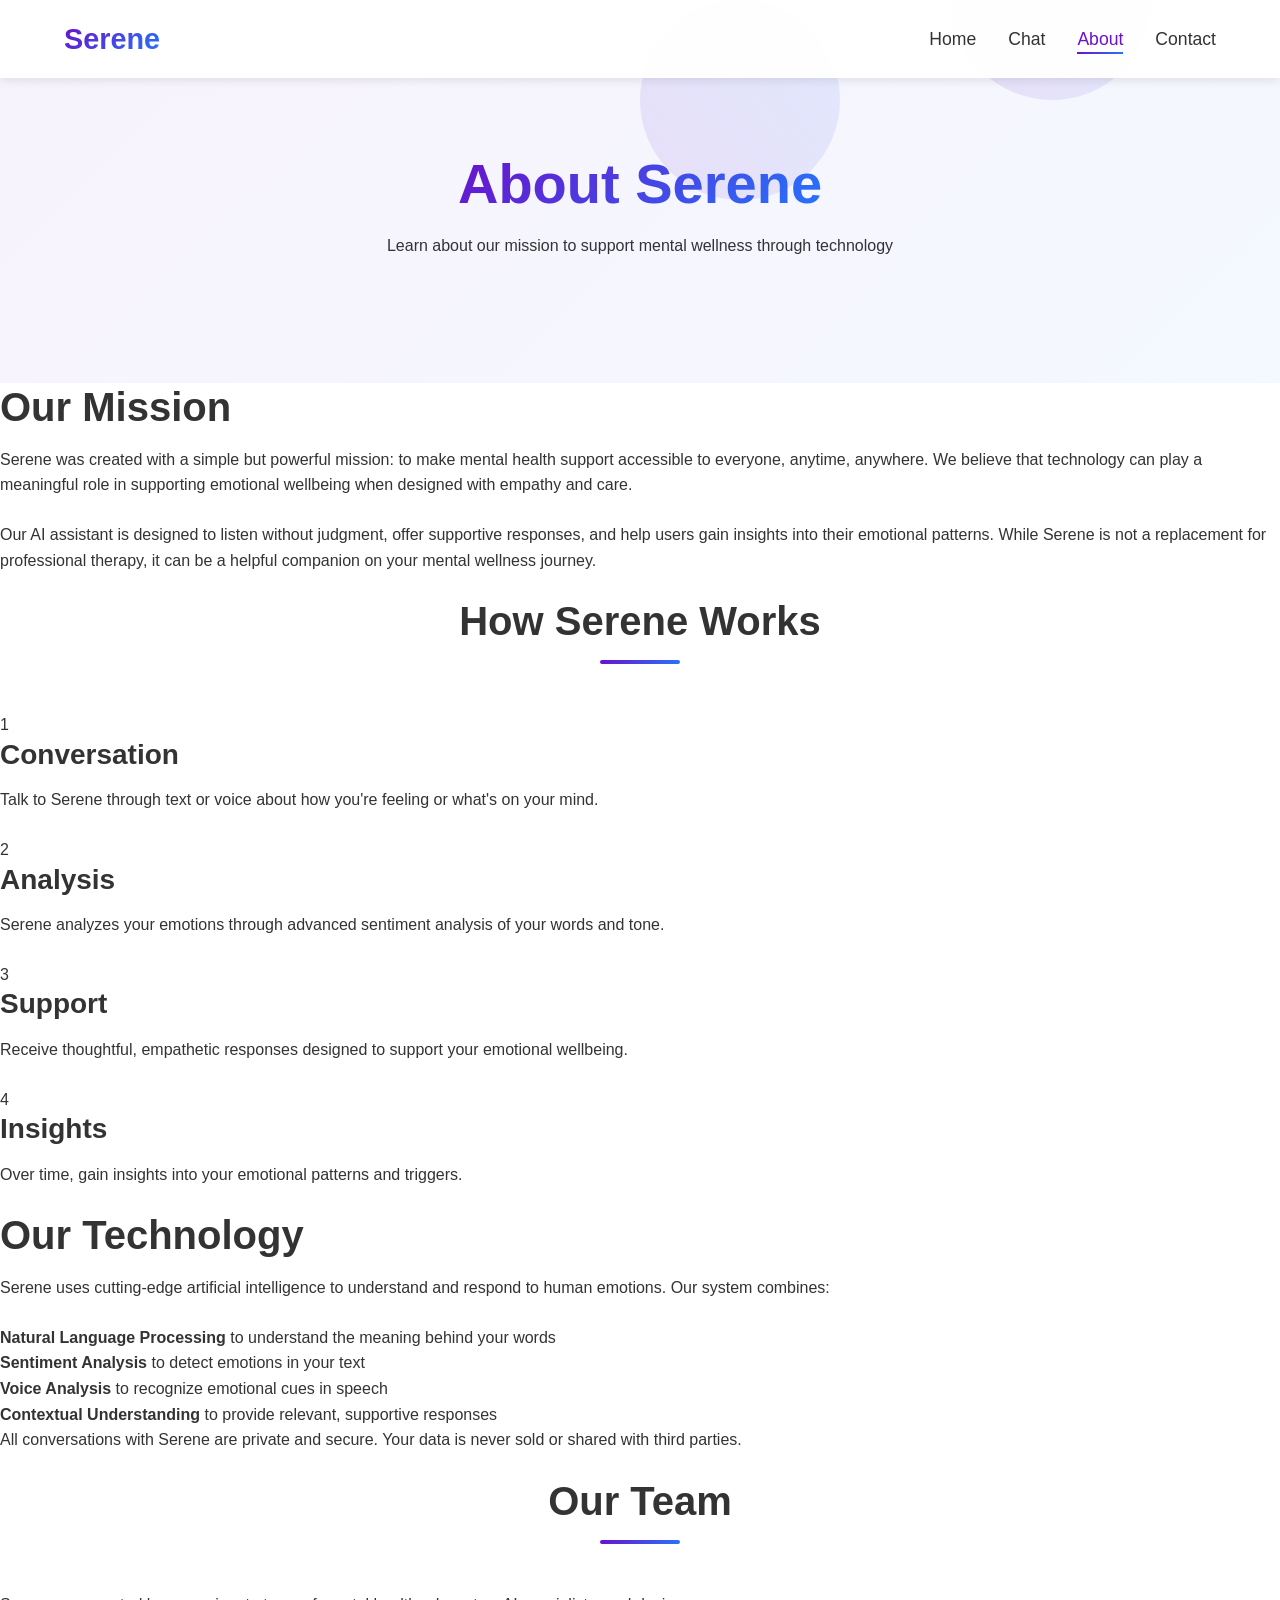
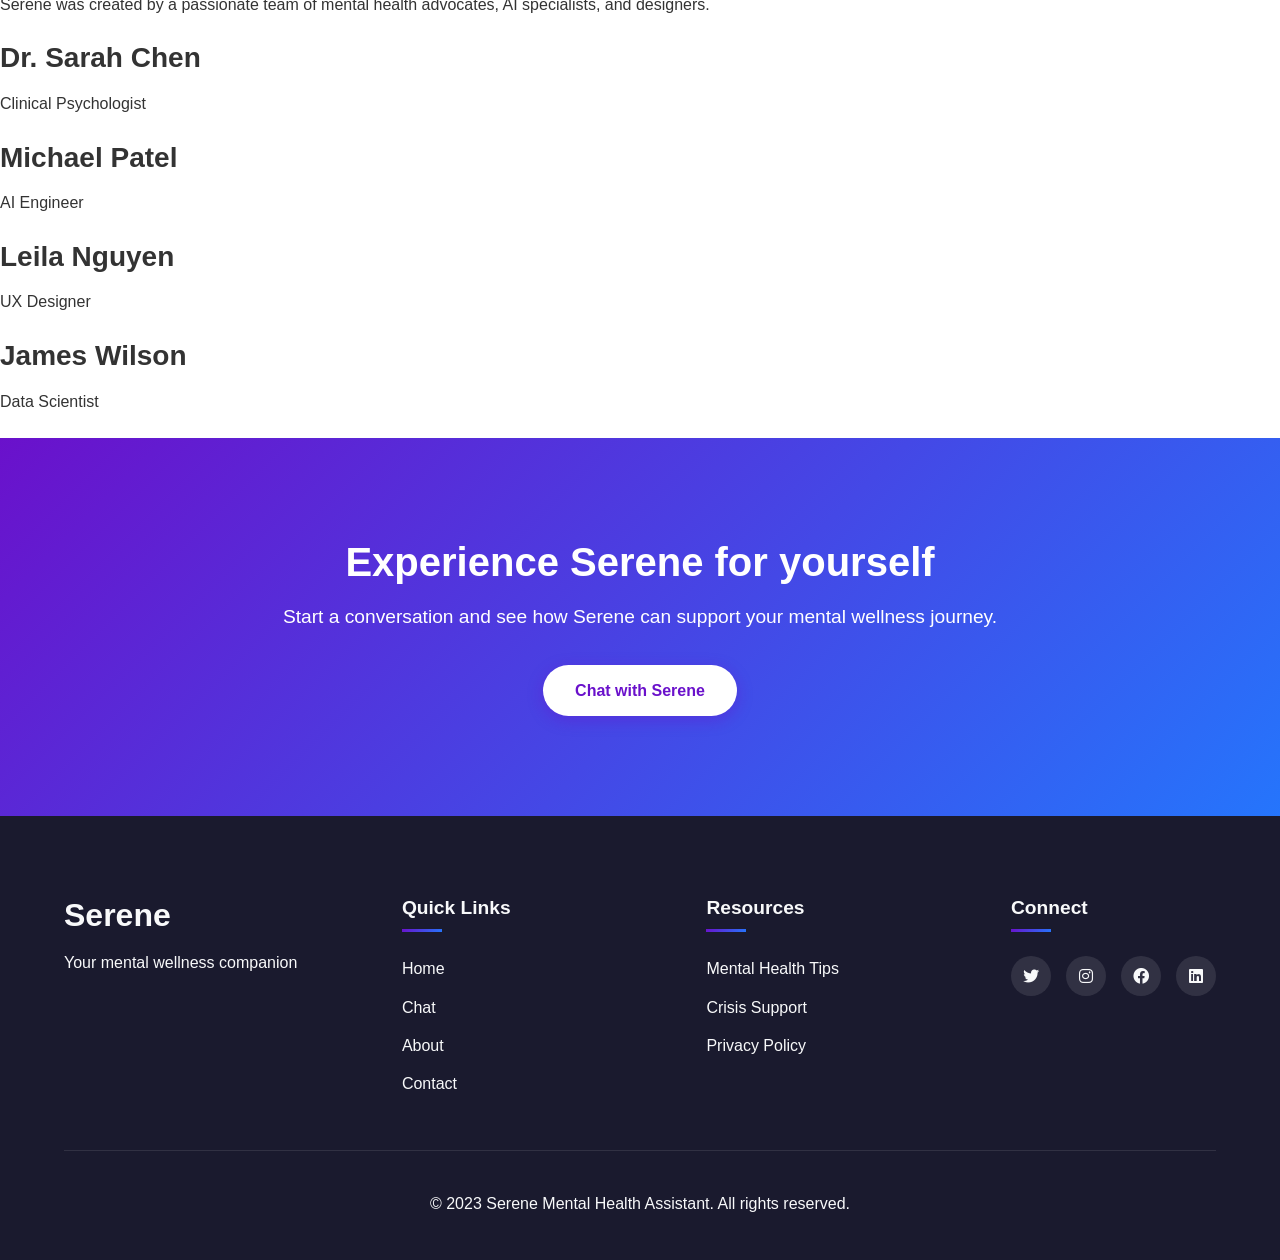
<file: frontend/about.html>
<!DOCTYPE html>
<html lang="en">
<head>
    <meta charset="UTF-8">
    <meta name="viewport" content="width=device-width, initial-scale=1.0">
    <title>About Serene - Mental Health Assistant</title>
    <link rel="stylesheet" href="./css/styles.css">
    <link rel="stylesheet" href="./css/animations.css">
    <link rel="stylesheet" href="https://cdnjs.cloudflare.com/ajax/libs/font-awesome/6.0.0-beta3/css/all.min.css">
</head>
<body>
    <nav class="navbar">
        <div class="nav-container">
            <div class="logo">
                <a href="index.html">Serene</a>
            </div>
            <ul class="nav-links">
                <li><a href="index.html">Home</a></li>
                <li><a href="chat.html">Chat</a></li>
                <li><a href="about.html" class="active">About</a></li>
                <li><a href="contact.html">Contact</a></li>
            </ul>
            <div class="burger">
                <div class="line1"></div>
                <div class="line2"></div>
                <div class="line3"></div>
            </div>
        </div>
    </nav>

    <header class="page-header">
        <div class="header-content">
            <h1 class="gradient-text">About Serene</h1>
            <p>Learn about our mission to support mental wellness through technology</p>
        </div>
        <div class="header-visual">
            <div class="floating-shapes"></div>
        </div>
    </header>

    <section class="about-mission">
        <div class="section-container">
            <div class="mission-content">
                <h2>Our Mission</h2>
                <p>Serene was created with a simple but powerful mission: to make mental health support accessible to everyone, anytime, anywhere. We believe that technology can play a meaningful role in supporting emotional wellbeing when designed with empathy and care.</p>
                <p>Our AI assistant is designed to listen without judgment, offer supportive responses, and help users gain insights into their emotional patterns. While Serene is not a replacement for professional therapy, it can be a helpful companion on your mental wellness journey.</p>
            </div>
            <div class="mission-visual">
                <div class="pulse-sphere"></div>
            </div>
        </div>
    </section>

    <section class="about-how-it-works">
        <h2 class="section-title">How Serene Works</h2>
        <div class="steps-container">
            <div class="step-card">
                <div class="step-number">1</div>
                <h3>Conversation</h3>
                <p>Talk to Serene through text or voice about how you're feeling or what's on your mind.</p>
            </div>
            <div class="step-card">
                <div class="step-number">2</div>
                <h3>Analysis</h3>
                <p>Serene analyzes your emotions through advanced sentiment analysis of your words and tone.</p>
            </div>
            <div class="step-card">
                <div class="step-number">3</div>
                <h3>Support</h3>
                <p>Receive thoughtful, empathetic responses designed to support your emotional wellbeing.</p>
            </div>
            <div class="step-card">
                <div class="step-number">4</div>
                <h3>Insights</h3>
                <p>Over time, gain insights into your emotional patterns and triggers.</p>
            </div>
        </div>
    </section>

    <section class="about-technology">
        <div class="section-container reversed">
            <div class="technology-visual">
                <div id="tech-animation"></div>
            </div>
            <div class="technology-content">
                <h2>Our Technology</h2>
                <p>Serene uses cutting-edge artificial intelligence to understand and respond to human emotions. Our system combines:</p>
                <ul>
                    <li><strong>Natural Language Processing</strong> to understand the meaning behind your words</li>
                    <li><strong>Sentiment Analysis</strong> to detect emotions in your text</li>
                    <li><strong>Voice Analysis</strong> to recognize emotional cues in speech</li>
                    <li><strong>Contextual Understanding</strong> to provide relevant, supportive responses</li>
                </ul>
                <p>All conversations with Serene are private and secure. Your data is never sold or shared with third parties.</p>
            </div>
        </div>
    </section>

    <section class="about-team">
        <h2 class="section-title">Our Team</h2>
        <p class="section-subtitle">Serene was created by a passionate team of mental health advocates, AI specialists, and designers.</p>
        <div class="team-grid">
            <div class="team-member">
                <div class="member-photo"></div>
                <h3>Dr. Sarah Chen</h3>
                <p>Clinical Psychologist</p>
            </div>
            <div class="team-member">
                <div class="member-photo"></div>
                <h3>Michael Patel</h3>
                <p>AI Engineer</p>
            </div>
            <div class="team-member">
                <div class="member-photo"></div>
                <h3>Leila Nguyen</h3>
                <p>UX Designer</p>
            </div>
            <div class="team-member">
                <div class="member-photo"></div>
                <h3>James Wilson</h3>
                <p>Data Scientist</p>
            </div>
        </div>
    </section>

    <section class="cta-section">
        <div class="cta-content">
            <h2>Experience Serene for yourself</h2>
            <p>Start a conversation and see how Serene can support your mental wellness journey.</p>
            <a href="chat.html" class="btn btn-primary">Chat with Serene</a>
        </div>
    </section>

    <footer>
        <div class="footer-container">
            <div class="footer-logo">
                <h3>Serene</h3>
                <p>Your mental wellness companion</p>
            </div>
            <div class="footer-links">
                <h4>Quick Links</h4>
                <ul>
                    <li><a href="index.html">Home</a></li>
                    <li><a href="chat.html">Chat</a></li>
                    <li><a href="about.html">About</a></li>
                    <li><a href="contact.html">Contact</a></li>
                </ul>
            </div>
            <div class="footer-resources">
                <h4>Resources</h4>
                <ul>
                    <li><a href="#">Mental Health Tips</a></li>
                    <li><a href="#">Crisis Support</a></li>
                    <li><a href="#">Privacy Policy</a></li>
                </ul>
            </div>
            <div class="footer-social">
                <h4>Connect</h4>
                <div class="social-icons">
                    <a href="#"><i class="fab fa-twitter"></i></a>
                    <a href="#"><i class="fab fa-instagram"></i></a>
                    <a href="#"><i class="fab fa-facebook"></i></a>
                    <a href="#"><i class="fab fa-linkedin"></i></a>
                </div>
            </div>
        </div>
        <div class="footer-bottom">
            <p>&copy; 2023 Serene Mental Health Assistant. All rights reserved.</p>
        </div>
    </footer>

    <script src="./js/main.js"></script>
    <script src="./js/animations.js"></script>
</body>
</html>
</file>
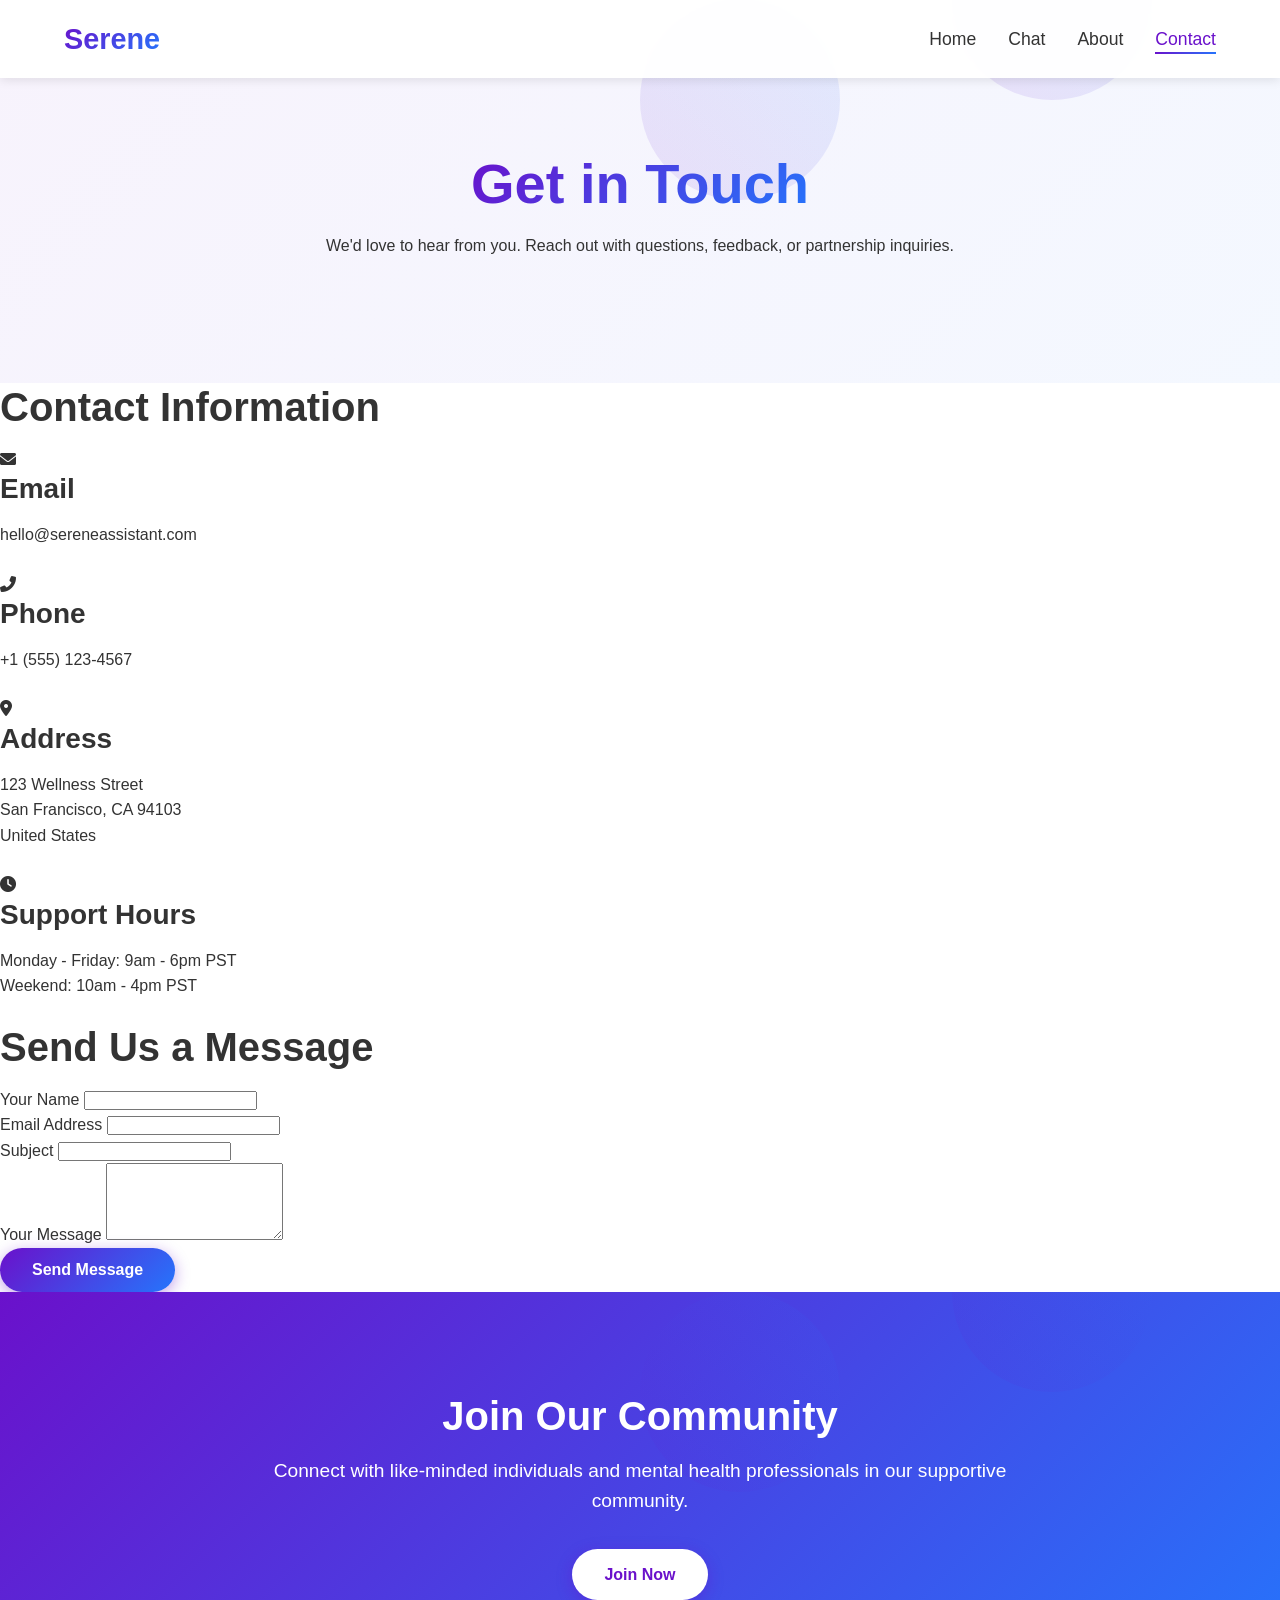
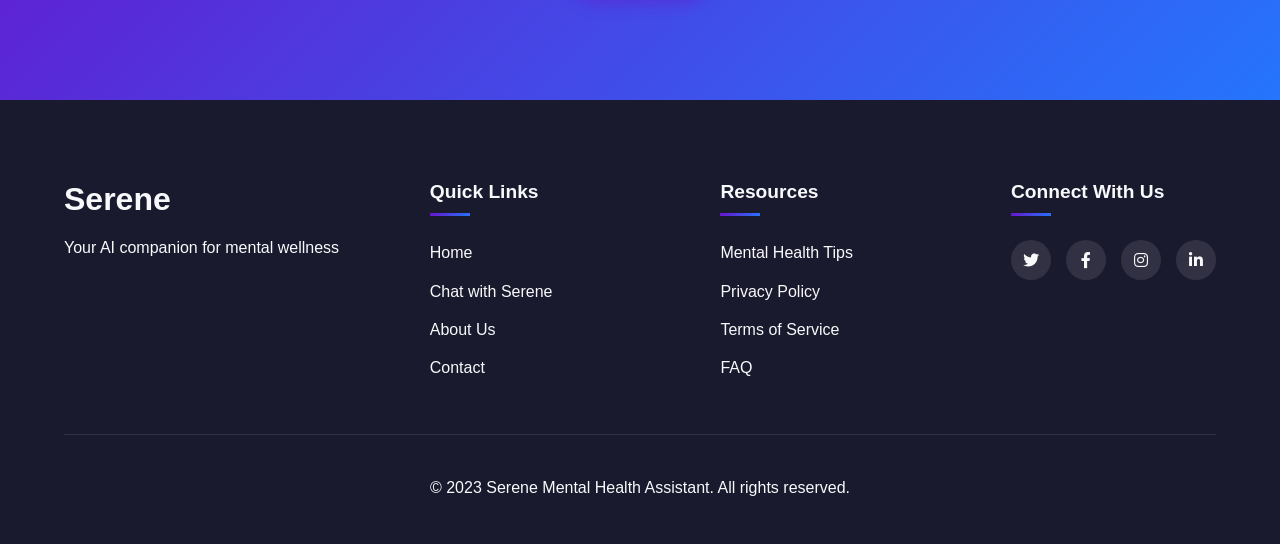
<file: frontend/contact.html>
<!DOCTYPE html>
<html lang="en">
<head>
    <meta charset="UTF-8">
    <meta name="viewport" content="width=device-width, initial-scale=1.0">
    <title>Contact Us - Serene Mental Health Assistant</title>
    <link rel="stylesheet" href="./css/styles.css">
    <link rel="stylesheet" href="./css/animations.css">
    <link rel="stylesheet" href="https://cdnjs.cloudflare.com/ajax/libs/font-awesome/6.0.0-beta3/css/all.min.css">
</head>
<body>
    <nav class="navbar">
        <div class="nav-container">
            <div class="logo">
                <a href="index.html">Serene</a>
            </div>
            <ul class="nav-links">
                <li><a href="index.html">Home</a></li>
                <li><a href="chat.html">Chat</a></li>
                <li><a href="about.html">About</a></li>
                <li><a href="contact.html" class="active">Contact</a></li>
            </ul>
            <div class="burger">
                <div class="line1"></div>
                <div class="line2"></div>
                <div class="line3"></div>
            </div>
        </div>
    </nav>

    <header class="page-header">
        <div class="header-content">
            <h1 class="gradient-text">Get in Touch</h1>
            <p>We'd love to hear from you. Reach out with questions, feedback, or partnership inquiries.</p>
        </div>
        <div class="header-visual">
            <div class="floating-shapes"></div>
        </div>
    </header>

    <section class="contact-section">
        <div class="contact-container">
            <div class="contact-info">
                <h2>Contact Information</h2>
                <div class="info-item">
                    <div class="info-icon">
                        <i class="fas fa-envelope"></i>
                    </div>
                    <div class="info-content">
                        <h3>Email</h3>
                        <p>hello@sereneassistant.com</p>
                    </div>
                </div>
                <div class="info-item">
                    <div class="info-icon">
                        <i class="fas fa-phone-alt"></i>
                    </div>
                    <div class="info-content">
                        <h3>Phone</h3>
                        <p>+1 (555) 123-4567</p>
                    </div>
                </div>
                <div class="info-item">
                    <div class="info-icon">
                        <i class="fas fa-map-marker-alt"></i>
                    </div>
                    <div class="info-content">
                        <h3>Address</h3>
                        <p>123 Wellness Street<br>San Francisco, CA 94103<br>United States</p>
                    </div>
                </div>
                <div class="info-item">
                    <div class="info-icon">
                        <i class="fas fa-clock"></i>
                    </div>
                    <div class="info-content">
                        <h3>Support Hours</h3>
                        <p>Monday - Friday: 9am - 6pm PST<br>Weekend: 10am - 4pm PST</p>
                    </div>
                </div>
            </div>
            <div class="contact-form">
                <h2>Send Us a Message</h2>
                <form id="contactForm">
                    <div class="form-group">
                        <label for="name">Your Name</label>
                        <input type="text" id="name" name="name" class="form-control" required>
                    </div>
                    <div class="form-group">
                        <label for="email">Email Address</label>
                        <input type="email" id="email" name="email" class="form-control" required>
                    </div>
                    <div class="form-group">
                        <label for="subject">Subject</label>
                        <input type="text" id="subject" name="subject" class="form-control" required>
                    </div>
                    <div class="form-group">
                        <label for="message">Your Message</label>
                        <textarea id="message" name="message" class="form-control" rows="5" required></textarea>
                    </div>
                    <button type="submit" class="btn btn-primary">Send Message</button>
                </form>
            </div>
        </div>
    </section>

    <section class="cta-section">
        <div class="cta-content">
            <h2>Join Our Community</h2>
            <p>Connect with like-minded individuals and mental health professionals in our supportive community.</p>
            <a href="#" class="btn btn-primary">Join Now</a>
        </div>
        <div class="cta-visual">
            <div class="floating-shapes"></div>
        </div>
    </section>

    <footer>
        <div class="footer-container">
            <div class="footer-logo">
                <h3>Serene</h3>
                <p>Your AI companion for mental wellness</p>
            </div>
            <div class="footer-links">
                <h4>Quick Links</h4>
                <ul>
                    <li><a href="index.html">Home</a></li>
                    <li><a href="chat.html">Chat with Serene</a></li>
                    <li><a href="about.html">About Us</a></li>
                    <li><a href="contact.html">Contact</a></li>
                </ul>
            </div>
            <div class="footer-resources">
                <h4>Resources</h4>
                <ul>
                    <li><a href="#">Mental Health Tips</a></li>
                    <li><a href="#">Privacy Policy</a></li>
                    <li><a href="#">Terms of Service</a></li>
                    <li><a href="#">FAQ</a></li>
                </ul>
            </div>
            <div class="footer-social">
                <h4>Connect With Us</h4>
                <div class="social-icons">
                    <a href="#"><i class="fab fa-twitter"></i></a>
                    <a href="#"><i class="fab fa-facebook-f"></i></a>
                    <a href="#"><i class="fab fa-instagram"></i></a>
                    <a href="#"><i class="fab fa-linkedin-in"></i></a>
                </div>
            </div>
        </div>
        <div class="footer-bottom">
            <p>&copy; 2023 Serene Mental Health Assistant. All rights reserved.</p>
        </div>
    </footer>

    <script src="./js/main.js"></script>
    <script src="./js/animations.js"></script>
    
    <script>
        // Contact form submission
        document.getElementById('contactForm').addEventListener('submit', function(e) {
            e.preventDefault();
            
            // Get form data
            const name = document.getElementById('name').value;
            const email = document.getElementById('email').value;
            const subject = document.getElementById('subject').value;
            const message = document.getElementById('message').value;
            
            // Here you would normally send the data to your server
            // For demo purposes, we'll just show a success message
            
            alert(`Thank you, ${name}! Your message has been sent. We'll get back to you at ${email} soon.`);
            
            // Reset form
            document.getElementById('contactForm').reset();
        });
    </script>
</body>
</html>
</file>
<file: frontend/css/styles.css>
/* Global Styles */
:root {
    --primary-color: #6a11cb;
    --secondary-color: #2575fc;
    --accent-color: #ff7eb3;
    --text-color: #333;
    --light-text: #f8f9fa;
    --dark-bg: #1a1a2e;
    --light-bg: #ffffff;
    --gradient: linear-gradient(135deg, var(--primary-color) 0%, var(--secondary-color) 100%);
    --card-bg: rgba(255, 255, 255, 0.9);
    --shadow: 0 10px 30px rgba(0, 0, 0, 0.1);
    --border-radius: 12px;
    --transition: all 0.3s ease;
}

* {
    margin: 0;
    padding: 0;
    box-sizing: border-box;
    font-family: 'Poppins', sans-serif;
}

body {
    background-color: var(--light-bg);
    color: var(--text-color);
    line-height: 1.6;
    overflow-x: hidden;
}

/* Typography */
h1, h2, h3, h4, h5, h6 {
    font-weight: 700;
    line-height: 1.2;
    margin-bottom: 1rem;
}

h1 {
    font-size: 3.5rem;
}

h2 {
    font-size: 2.5rem;
}

h3 {
    font-size: 1.75rem;
}

p {
    margin-bottom: 1.5rem;
}

.gradient-text {
    background: var(--gradient);
    -webkit-background-clip: text;
    background-clip: text;
    color: transparent;
    display: inline-block;
}

.section-title {
    text-align: center;
    margin-bottom: 3rem;
    position: relative;
}

.section-title:after {
    content: '';
    display: block;
    width: 80px;
    height: 4px;
    background: var(--gradient);
    margin: 15px auto 0;
    border-radius: 2px;
}

/* Navigation */
.navbar {
    background-color: rgba(255, 255, 255, 0.95);
    box-shadow: 0 2px 10px rgba(0, 0, 0, 0.1);
    position: fixed;
    top: 0;
    left: 0;
    right: 0;
    z-index: 1000;
    backdrop-filter: blur(10px);
}

.nav-container {
    display: flex;
    justify-content: space-between;
    align-items: center;
    padding: 1rem 5%;
    max-width: 1400px;
    margin: 0 auto;
}

.logo a {
    font-size: 1.8rem;
    font-weight: 700;
    color: var(--primary-color);
    text-decoration: none;
    background: var(--gradient);
    -webkit-background-clip: text;
    background-clip: text;
    color: transparent;
}

.nav-links {
    display: flex;
    list-style: none;
}

.nav-links li {
    margin-left: 2rem;
}

.nav-links a {
    text-decoration: none;
    color: var(--text-color);
    font-weight: 500;
    font-size: 1.1rem;
    transition: var(--transition);
    position: relative;
}

.nav-links a:hover, .nav-links a.active {
    color: var(--primary-color);
}

.nav-links a:after {
    content: '';
    position: absolute;
    width: 0;
    height: 2px;
    bottom: -5px;
    left: 0;
    background: var(--gradient);
    transition: var(--transition);
}

.nav-links a:hover:after, .nav-links a.active:after {
    width: 100%;
}

.burger {
    display: none;
    cursor: pointer;
}

.burger div {
    width: 25px;
    height: 3px;
    background-color: var(--text-color);
    margin: 5px;
    transition: var(--transition);
}

/* Hero Section */
.hero {
    display: flex;
    min-height: 100vh;
    padding: 120px 5% 80px;
    position: relative;
    overflow: hidden;
    align-items: center;
}

.hero-content {
    flex: 1;
    max-width: 600px;
    z-index: 2;
}

.hero-content h1 {
    margin-bottom: 1.5rem;
}

.hero-content p {
    font-size: 1.2rem;
    margin-bottom: 2rem;
}

.hero-visual {
    flex: 1;
    display: flex;
    justify-content: center;
    align-items: center;
    position: relative;
}

/* Buttons */
.btn {
    display: inline-block;
    padding: 0.8rem 2rem;
    border-radius: 50px;
    font-weight: 600;
    text-decoration: none;
    transition: var(--transition);
    cursor: pointer;
    border: none;
    font-size: 1rem;
}

.btn-primary {
    background: var(--gradient);
    color: white;
    box-shadow: 0 4px 15px rgba(106, 17, 203, 0.4);
}

.btn-primary:hover {
    transform: translateY(-3px);
    box-shadow: 0 10px 20px rgba(106, 17, 203, 0.4);
}

.btn-secondary {
    background: transparent;
    color: var(--primary-color);
    border: 2px solid var(--primary-color);
    margin-left: 1rem;
}

.btn-secondary:hover {
    background: rgba(106, 17, 203, 0.1);
    transform: translateY(-3px);
}

.cta-buttons {
    display: flex;
    flex-wrap: wrap;
    gap: 1rem;
}

/* Features Section */
.features {
    padding: 100px 5%;
    background-color: #f9f9ff;
}

.features-container {
    display: flex;
    flex-wrap: wrap;
    justify-content: center;
    gap: 30px;
    max-width: 1200px;
    margin: 0 auto;
}

.feature-card {
    background: var(--card-bg);
    border-radius: var(--border-radius);
    padding: 2.5rem;
    box-shadow: var(--shadow);
    flex: 1;
    min-width: 300px;
    max-width: 350px;
    transition: var(--transition);
    text-align: center;
    position: relative;
    overflow: hidden;
}

.feature-card:hover {
    transform: translateY(-10px);
    box-shadow: 0 20px 40px rgba(0, 0, 0, 0.15);
}

.feature-icon {
    font-size: 3rem;
    margin-bottom: 1.5rem;
    background: var(--gradient);
    -webkit-background-clip: text;
    background-clip: text;
    color: transparent;
}

.feature-card h3 {
    margin-bottom: 1rem;
}

/* Testimonials */
.testimonials {
    padding: 100px 5%;
    background: linear-gradient(135deg, rgba(106, 17, 203, 0.05) 0%, rgba(37, 117, 252, 0.05) 100%);
}

.testimonial-slider {
    position: relative;
    max-width: 800px;
    margin: 0 auto;
    min-height: 250px;
}

.testimonial-card {
    background: var(--card-bg);
    border-radius: var(--border-radius);
    padding: 2rem;
    box-shadow: var(--shadow);
    text-align: center;
    position: absolute;
    top: 0;
    left: 0;
    right: 0;
    opacity: 0;
    transition: var(--transition);
    transform: scale(0.9);
}

.testimonial-card.active {
    opacity: 1;
    transform: scale(1);
}

.testimonial-card p {
    font-size: 1.2rem;
    font-style: italic;
    margin-bottom: 1rem;
}

.testimonial-author {
    font-weight: 600;
    color: var(--primary-color);
}

.slider-controls {
    display: flex;
    justify-content: center;
    margin-top: 2rem;
}

.slider-controls button {
    background: transparent;
    border: none;
    font-size: 1.5rem;
    color: var(--primary-color);
    cursor: pointer;
    margin: 0 1rem;
    transition: var(--transition);
}

.slider-controls button:hover {
    transform: scale(1.2);
}

/* CTA Section */
.cta-section {
    padding: 100px 5%;
    background: var(--gradient);
    color: white;
    text-align: center;
    position: relative;
    overflow: hidden;
}

.cta-content {
    position: relative;
    z-index: 2;
    max-width: 800px;
    margin: 0 auto;
}

.cta-content h2 {
    font-size: 2.5rem;
    margin-bottom: 1rem;
}

.cta-content p {
    font-size: 1.2rem;
    margin-bottom: 2rem;
}

.cta-section .btn-primary {
    background: white;
    color: var(--primary-color);
}

.cta-visual {
    position: absolute;
    top: 0;
    left: 0;
    right: 0;
    bottom: 0;
}

/* Footer */
footer {
    background-color: var(--dark-bg);
    color: var(--light-text);
    padding: 80px 5% 20px;
}

.footer-container {
    display: flex;
    flex-wrap: wrap;
    justify-content: space-between;
    max-width: 1200px;
    margin: 0 auto;
    gap: 40px;
}

.footer-logo h3 {
    font-size: 2rem;
    margin-bottom: 1rem;
}

.footer-links, .footer-resources, .footer-social {
    min-width: 200px;
}

footer h4 {
    font-size: 1.2rem;
    margin-bottom: 1.5rem;
    position: relative;
}

footer h4:after {
    content: '';
    display: block;
    width: 40px;
    height: 3px;
    background: var(--gradient);
    margin-top: 10px;
}

footer ul {
    list-style: none;
}

footer ul li {
    margin-bottom: 0.8rem;
}

footer a {
    color: var(--light-text);
    text-decoration: none;
    transition: var(--transition);
}

footer a:hover {
    color: var(--accent-color);
}

.social-icons {
    display: flex;
    gap: 15px;
}

.social-icons a {
    display: flex;
    align-items: center;
    justify-content: center;
    width: 40px;
    height: 40px;
    border-radius: 50%;
    background: rgba(255, 255, 255, 0.1);
    transition: var(--transition);
}

.social-icons a:hover {
    background: var(--gradient);
    transform: translateY(-5px);
}

.footer-bottom {
    text-align: center;
    padding-top: 40px;
    margin-top: 40px;
    border-top: 1px solid rgba(255, 255, 255, 0.1);
}

/* Page Headers */
.page-header {
    padding: 150px 5% 100px;
    background: linear-gradient(135deg, rgba(106, 17, 203, 0.05) 0%, rgba(37, 117, 252, 0.05) 100%);
    text-align: center;
    position: relative;
    overflow: hidden;
}

.header-content {
    position: relative;
    z-index: 2;
    max-width: 800px;
    margin: 0 auto;
}

.header-visual {
    position: absolute;
    top: 0;
    left: 0;
    right: 0;
    bottom: 0;
}

/* Media Queries */
@media screen and (max-width: 1024px) {
    h1 {
        font-size: 3rem;
    }
    
    h2 {
        font-size: 2.2rem;
    }
    
    .hero {
        flex-direction: column;
        text-align: center;
        padding-top: 100px;
    }
    
    .hero-content {
        max-width: 100%;
        margin-bottom: 50px;
    }
    
    .cta-buttons {
        justify-content: center;
    }
}

@media screen and (max-width: 768px) {
    h1 {
        font-size: 2.5rem;
    }
    
    h2 {
        font-size: 1.8rem;
    }
    
    .nav-links {
        position: absolute;
        right: 0;
        height: 92vh;
        top: 8vh;
        background-color: rgba(255, 255, 255, 0.95);
        display: flex;
        flex-direction: column;
        align-items: center;
        width: 50%;
        transform: translateX(100%);
        transition: transform 0.5s ease-in;
        box-shadow: -5px 0 10px rgba(0, 0, 0, 0.1);
        backdrop-filter: blur(10px);
    }
    
    .nav-links li {
        margin: 2rem 0;
    }
    
    .burger {
        display: block;
    }
    
    .nav-active {
        transform: translateX(0%);
    }
    
    .footer-container {
        flex-direction: column;
    }
}

@media screen and (max-width: 480px) {
    h1 {
        font-size: 2rem;
    }
    
    h2 {
        font-size: 1.5rem;
    }
    
    .btn {
        padding: 0.7rem 1.5rem;
        font-size: 0.9rem;
    }
    
    .nav-links {
        width: 100%;
    }
}
/* Add these CSS classes to your styles.css file */

.speaking-indicator {
    display: inline-block;
    margin-left: 8px;
}

.animate-pulse {
    animation: pulse 2s cubic-bezier(0.4, 0, 0.6, 1) infinite;
}

.animate-fade-in {
    animation: fadeIn 0.3s ease-in forwards;
}

.animate-fade-out {
    animation: fadeOut 0.3s ease-out forwards;
}

@keyframes pulse {
    0%, 100% {
        opacity: 1;
    }
    50% {
        opacity: 0.5;
    }
}

@keyframes fadeIn {
    from {
        opacity: 0;
    }
    to {
        opacity: 1;
    }
}

@keyframes fadeOut {
    from {
        opacity: 1;
    }
    to {
        opacity: 0;
    }
}

#speak-toggle {
    z-index: 100;
    width: 40px;
    height: 40px;
    transition: background-color 0.3s ease;
}

#speak-toggle:hover {
    background-color: #5b21b6;
}
</file>
<file: frontend/css/animations.css>
/* 3D Animations and Special Effects */

/* Animated Sphere in Hero */
#animated-sphere {
    width: 400px;
    height: 400px;
    position: relative;
}

/* Floating Shapes Animation */
.floating-shapes {
    position: absolute;
    top: 0;
    left: 0;
    width: 100%;
    height: 100%;
    overflow: hidden;
    z-index: 1;
}

.floating-shapes:before,
.floating-shapes:after {
    content: '';
    position: absolute;
    width: 200px;
    height: 200px;
    border-radius: 50%;
    background: linear-gradient(45deg, var(--primary-color), var(--secondary-color));
    opacity: 0.1;
}

.floating-shapes:before {
    top: -100px;
    right: 10%;
    animation: float 8s infinite ease-in-out;
}
</file>
